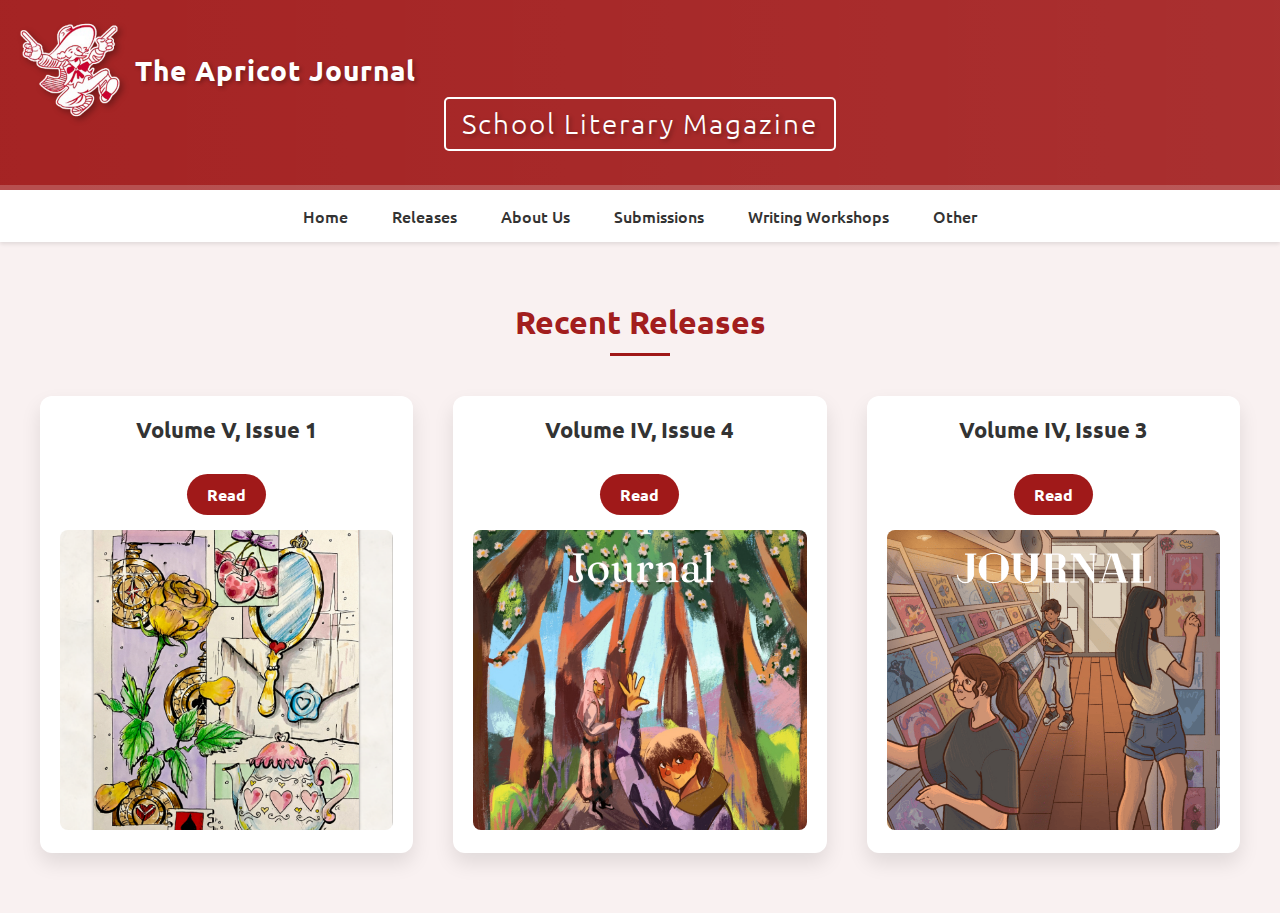
<file: index.html>
<!DOCTYPE html>
<html lang="en">
<head>
    <meta charset="UTF-8">
    <meta name="viewport" content="width=device-width, initial-scale=1.0">
    <title>The Apricot Journal - School Literary Magazine</title>
    <link href="https://fonts.googleapis.com/css2?family=Ubuntu:wght@300;400;700&display=swap" rel="stylesheet">
    <style>
        body {
            font-family: 'Ubuntu', sans-serif;
            margin: 0;
            padding: 0;
            background-color: #f9f1f1;
            color: #333;
        }
        header {
            background-color: rgba(150, 0, 0, 0.9);
            padding: 20px;
            position: relative;
            height: 150px;
            overflow: hidden;
        }
        .header-bg {
            position: absolute;
            top: 0;
            left: 0;
            right: 0;
            bottom: 0;
            background: linear-gradient(to right, rgba(255,255,255,0.05), rgba(255,255,255,0.1));
        }
        .logo-container {
            position: absolute;
            top: 20px;
            left: 20px;
            display: flex;
            align-items: center;
            z-index: 10;
        }
        .logo {
            width: 100px;
            height: auto;
            margin-right: 15px;
            filter: drop-shadow(3px 3px 3px rgba(0,0,0,0.3));
            transition: transform 0.3s ease;
        }
        .logo:hover {
            transform: scale(1.1) rotate(5deg);
        }
        .journal-name {
            font-weight: bold;
            color: #fff;
            font-size: 28px;
            text-shadow: 2px 2px 4px rgba(0,0,0,0.3);
            letter-spacing: 1px;
        }
        h1 {
            position: absolute;
            top: 65%;
            left: 50%;
            transform: translate(-50%, -50%);
            margin: 0;
            color: #fff;
            font-size: 28px;
            font-weight: 300;
            width: auto;
            text-align: center;
            letter-spacing: 2px;
            text-shadow: 2px 2px 4px rgba(0,0,0,0.3);
            padding: 8px 16px;
            border: 2px solid #fff;
            border-radius: 5px;
        }
        .header-accent {
            position: absolute;
            bottom: 0;
            left: 0;
            right: 0;
            height: 5px;
            background-color: rgba(255,255,255,0.2);
        }
        nav {
            background-color: #fff;
            padding: 15px 0;
            text-align: center;
            box-shadow: 0 2px 4px rgba(0, 0, 0, 0.1);
        }
        nav a {
            color: #333;
            text-decoration: none;
            padding: 8px 15px;
            margin: 0 5px;
            border-radius: 25px;
            transition: all 0.3s ease;
            font-weight: 500;
        }
        nav a:hover {
            background-color: rgba(150, 0, 0, 0.1);
            color: rgba(150, 0, 0, 0.9);
        }
        .recent-releases {
            max-width: 1200px;
            margin: 60px auto;
            padding: 0 20px;
        }
        .recent-releases h2 {
            text-align: center;
            color: rgba(150, 0, 0, 0.9);
            margin-bottom: 40px;
            font-size: 32px;
            position: relative;
        }
        .recent-releases h2::after {
            content: '';
            display: block;
            width: 60px;
            height: 3px;
            background-color: rgba(150, 0, 0, 0.9);
            margin: 10px auto 0;
        }
        .releases-grid {
            display: grid;
            grid-template-columns: repeat(auto-fit, minmax(250px, 1fr));
            gap: 40px;
        }
        .release-card {
            background-color: #fff;
            border-radius: 12px;
            box-shadow: 0 10px 20px rgba(0, 0, 0, 0.1);
            padding: 20px;
            transition: all 0.3s ease;
            text-align: center;
        }
        .release-card:hover {
            transform: translateY(-10px);
            box-shadow: 0 15px 30px rgba(0, 0, 0, 0.2);
        }
        .release-card h3 {
            margin: 0 0 15px 0;
            color: #333;
            font-size: 22px;
        }
        .release-card img {
            width: 100%;
            height: 300px;
            object-fit: cover;
            border-radius: 8px;
            margin-top: 15px;
        }
        .release-card a {
            display: inline-block;
            color: #fff;
            background-color: rgba(150, 0, 0, 0.9);
            text-decoration: none;
            font-weight: bold;
            padding: 10px 20px;
            border-radius: 25px;
            transition: all 0.3s ease;
            margin-top: 15px;
        }
        .release-card a:hover {
            background-color: rgba(120, 0, 0, 0.9);
            transform: translateY(-2px);
            box-shadow: 0 5px 10px rgba(0, 0, 0, 0.1);
        }
    </style>
</head>
<body>
    <header>
        <div class="header-bg"></div>
        <div class="logo-container">
            <img src="images/logo_template_300.png" alt="The Apricot Journal Logo" class="logo">
            <div class="journal-name">The Apricot Journal</div>
        </div>
        <h1>School Literary Magazine</h1>
        <div class="header-accent"></div>
    </header>
    <nav>
        <a href="index.html">Home</a>
        <a href="releases.html">Releases</a>
        <a href="about.html">About Us</a>
        <a href="submissions.html">Submissions</a>
        <a href="workshops.html">Writing Workshops</a>
        <a href="other.html">Other</a>
    </nav>
    
    <section class="recent-releases">
        <h2>Recent Releases</h2>
        <div class="releases-grid">
            <div class="release-card">
                <h3>Volume V, Issue 1</h3>
                <a href="https://drive.google.com/file/d/1FZ1e9ZDQQpainiZhifBf5ExaiaNAfg_W/view" target="_blank">Read</a>
                <img src="images/image_2024-12-20_220117828 (2).png" alt="Volume V Issue 1 Cover">
            </div>
            <div class="release-card">
                <h3>Volume IV, Issue 4</h3>
                <a href="https://drive.google.com/file/d/1A3wqsPOHMmUcZW0WS196MXoW7quNb_ID/view" target="_blank">Read</a>
                <img src="images/image_2024-09-09_172631714.png" alt="Volume IV Issue 4 Cover">
            </div>
            <div class="release-card">
                <h3>Volume IV, Issue 3</h3>
                <a href="https://drive.google.com/file/d/1AFEkGtbjT0rX2FRwNlB3pXzUB2MWFZQo/view" target="_blank">Read</a>
                <img src="images/image_2024-09-09_173825519.png" alt="Volume IV Issue 3 Cover">
            </div>
        </div>
    </section>
</body>
</html>
</file>
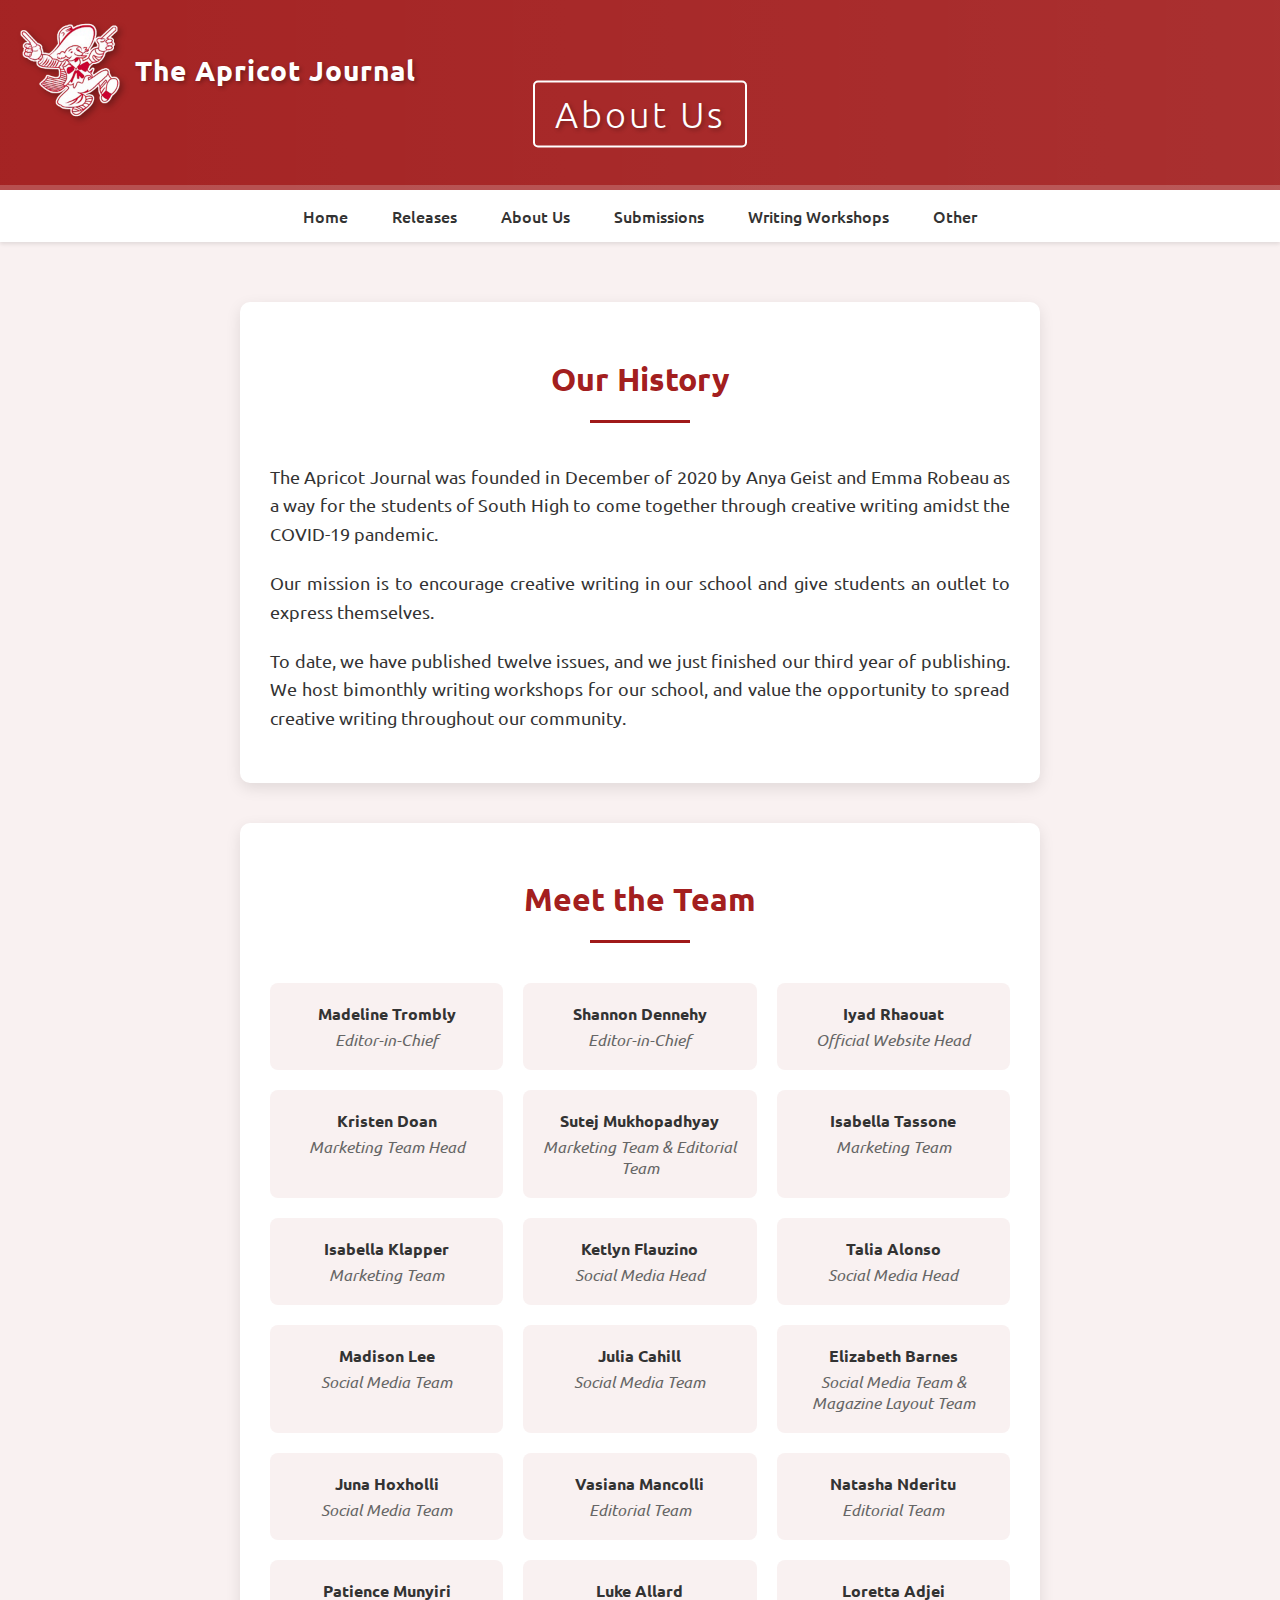
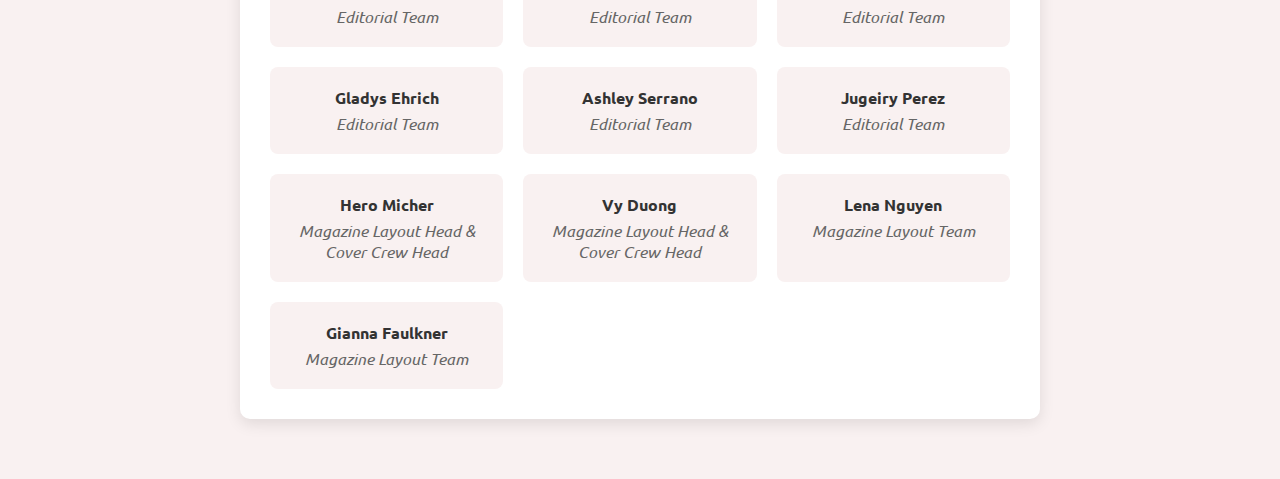
<file: about.html>
<!DOCTYPE html>
<html lang="en">
<head>
    <meta charset="UTF-8">
    <meta name="viewport" content="width=device-width, initial-scale=1.0">
    <title>About Us - The Apricot Journal</title>
    <link href="https://fonts.googleapis.com/css2?family=Ubuntu:wght@300;400;700&display=swap" rel="stylesheet">
    <style>
        body {
            font-family: 'Ubuntu', sans-serif;
            margin: 0;
            padding: 0;
            background-color: #f9f1f1;
            color: #333;
        }
        header {
            background-color: rgba(150, 0, 0, 0.9);
            padding: 20px;
            position: relative;
            height: 150px;
            overflow: hidden;
        }
        .header-bg {
            position: absolute;
            top: 0;
            left: 0;
            right: 0;
            bottom: 0;
            background: linear-gradient(to right, rgba(255,255,255,0.05), rgba(255,255,255,0.1));
        }
        .logo-container {
            position: absolute;
            top: 20px;
            left: 20px;
            display: flex;
            align-items: center;
            z-index: 10;
        }
        .logo {
            width: 100px;
            height: auto;
            margin-right: 15px;
            filter: drop-shadow(3px 3px 3px rgba(0,0,0,0.3));
            transition: transform 0.3s ease;
        }
        .logo:hover {
            transform: scale(1.1) rotate(5deg);
        }
        .journal-name {
            font-weight: bold;
            color: #fff;
            font-size: 28px;
            text-shadow: 2px 2px 4px rgba(0,0,0,0.3);
            letter-spacing: 1px;
        }
        h1 {
            position: absolute;
            top: 60%;
            left: 50%;
            transform: translate(-50%, -50%);
            margin: 0;
            color: #fff;
            font-size: 36px;
            font-weight: 300;
            width: auto;
            text-align: center;
            letter-spacing: 3px;
            text-shadow: 2px 2px 4px rgba(0,0,0,0.3);
            padding: 10px 20px;
            border: 2px solid #fff;
            border-radius: 5px;
        }
        .header-accent {
            position: absolute;
            bottom: 0;
            left: 0;
            right: 0;
            height: 5px;
            background-color: rgba(255,255,255,0.2);
        }
        nav {
            background-color: #fff;
            padding: 15px 0;
            text-align: center;
            box-shadow: 0 2px 4px rgba(0, 0, 0, 0.1);
        }
        nav a {
            color: #333;
            text-decoration: none;
            padding: 8px 15px;
            margin: 0 5px;
            border-radius: 25px;
            transition: all 0.3s ease;
            font-weight: 500;
        }
        nav a:hover {
            background-color: rgba(150, 0, 0, 0.1);
            color: rgba(150, 0, 0, 0.9);
        }
        .about-content {
            max-width: 800px;
            margin: 60px auto;
            padding: 0 20px;
        }
        .about-content h2 {
            color: rgba(150, 0, 0, 0.9);
            font-size: 32px;
            text-align: center;
            margin-bottom: 40px;
            position: relative;
        }
        .about-content h2::after {
            content: '';
            display: block;
            width: 100px;
            height: 3px;
            background-color: rgba(150, 0, 0, 0.9);
            margin: 20px auto 0;
        }
        .about-content p {
            font-size: 18px;
            line-height: 1.6;
            margin-bottom: 20px;
            text-align: justify;
        }
        .history-section, .staff-section {
            background-color: #fff;
            border-radius: 10px;
            padding: 30px;
            box-shadow: 0 5px 15px rgba(0, 0, 0, 0.1);
            margin-bottom: 40px;
        }
        .staff-grid {
            display: grid;
            grid-template-columns: repeat(auto-fit, minmax(200px, 1fr));
            gap: 20px;
            margin-top: 30px;
        }
        .staff-member {
            text-align: center;
            padding: 20px;
            background-color: #f9f1f1;
            border-radius: 8px;
            transition: transform 0.3s ease;
        }
        .staff-member:hover {
            transform: translateY(-5px);
        }
        .staff-name {
            font-weight: bold;
            margin-bottom: 5px;
        }
        .staff-role {
            font-style: italic;
            color: #666;
        }
    </style>
</head>
<body>
    <header>
        <div class="header-bg"></div>
        <div class="logo-container">
            <img src="images/logo_template_300.png" alt="The Apricot Journal Logo" class="logo">
            <div class="journal-name">The Apricot Journal</div>
        </div>
        <h1>About Us</h1>
        <div class="header-accent"></div>
    </header>
    <nav>
        <a href="index.html">Home</a>
        <a href="releases.html">Releases</a>
        <a href="about.html">About Us</a>
        <a href="submissions.html">Submissions</a>
        <a href="workshops.html">Writing Workshops</a>
        <a href="other.html">Other</a>
    </nav>
    
    <section class="about-content">
        <div class="history-section">
            <h2>Our History</h2>
            <p>The Apricot Journal was founded in December of 2020 by Anya Geist and Emma Robeau as a way for the students of South High to come together through creative writing amidst the COVID-19 pandemic.</p>
            <p>Our mission is to encourage creative writing in our school and give students an outlet to express themselves.</p>
            <p>To date, we have published twelve issues, and we just finished our third year of publishing. We host bimonthly writing workshops for our school, and value the opportunity to spread creative writing throughout our community.</p>
        </div>
        
        <div class="staff-section">
            <h2>Meet the Team</h2>
            <div class="staff-grid">
                <div class="staff-member">
                    <div class="staff-name">Madeline Trombly</div>
                    <div class="staff-role">Editor-in-Chief</div>
                </div>
                <div class="staff-member">
                    <div class="staff-name">Shannon Dennehy</div>
                    <div class="staff-role">Editor-in-Chief</div>
                </div>
                <div class="staff-member">
                    <div class="staff-name">Iyad Rhaouat</div>
                    <div class="staff-role">Official Website Head</div>
                </div>
                <div class="staff-member">
                    <div class="staff-name">Kristen Doan</div>
                    <div class="staff-role">Marketing Team Head</div>
                </div>
                <div class="staff-member">
                    <div class="staff-name">Sutej Mukhopadhyay</div>
                    <div class="staff-role">Marketing Team & Editorial Team</div>
                </div>
                <div class="staff-member">
                    <div class="staff-name">Isabella Tassone</div>
                    <div class="staff-role">Marketing Team</div>
                </div>
                <div class="staff-member">
                    <div class="staff-name">Isabella Klapper</div>
                    <div class="staff-role">Marketing Team</div>
                </div>
                <div class="staff-member">
                    <div class="staff-name">Ketlyn Flauzino</div>
                    <div class="staff-role">Social Media Head</div>
                </div>
                <div class="staff-member">
                    <div class="staff-name">Talia Alonso</div>
                    <div class="staff-role">Social Media Head</div>
                </div>
                <div class="staff-member">
                    <div class="staff-name">Madison Lee</div>
                    <div class="staff-role">Social Media Team</div>
                </div>
                <div class="staff-member">
                    <div class="staff-name">Julia Cahill</div>
                    <div class="staff-role">Social Media Team</div>
                </div>
                <div class="staff-member">
                    <div class="staff-name">Elizabeth Barnes</div>
                    <div class="staff-role">Social Media Team & Magazine Layout Team</div>
                </div>
                <div class="staff-member">
                    <div class="staff-name">Juna Hoxholli</div>
                    <div class="staff-role">Social Media Team</div>
                </div>
                <div class="staff-member">
                    <div class="staff-name">Vasiana Mancolli</div>
                    <div class="staff-role">Editorial Team</div>
                </div>
                <div class="staff-member">
                    <div class="staff-name">Natasha Nderitu</div>
                    <div class="staff-role">Editorial Team</div>
                </div>
                <div class="staff-member">
                    <div class="staff-name">Patience Munyiri</div>
                    <div class="staff-role">Editorial Team</div>
                </div>
                <div class="staff-member">
                    <div class="staff-name">Luke Allard</div>
                    <div class="staff-role">Editorial Team</div>
                </div>
                <div class="staff-member">
                    <div class="staff-name">Loretta Adjei</div>
                    <div class="staff-role">Editorial Team</div>
                </div>
                <div class="staff-member">
                    <div class="staff-name">Gladys Ehrich</div>
                    <div class="staff-role">Editorial Team</div>
                </div>
                <div class="staff-member">
                    <div class="staff-name">Ashley Serrano</div>
                    <div class="staff-role">Editorial Team</div>
                </div>
                <div class="staff-member">
                    <div class="staff-name">Jugeiry Perez</div>
                    <div class="staff-role">Editorial Team</div>
                </div>
                <div class="staff-member">
                    <div class="staff-name">Hero Micher</div>
                    <div class="staff-role">Magazine Layout Head & Cover Crew Head</div>
                </div>
                <div class="staff-member">
                    <div class="staff-name">Vy Duong</div>
                    <div class="staff-role">Magazine Layout Head & Cover Crew Head</div>
                </div>
                <div class="staff-member">
                    <div class="staff-name">Lena Nguyen</div>
                    <div class="staff-role">Magazine Layout Team</div>
                </div>
                <div class="staff-member">
                    <div class="staff-name">Gianna Faulkner</div>
                    <div class="staff-role">Magazine Layout Team</div>
                </div>
            </div>
        </div>
    </section>
</body>
</html>
</file>
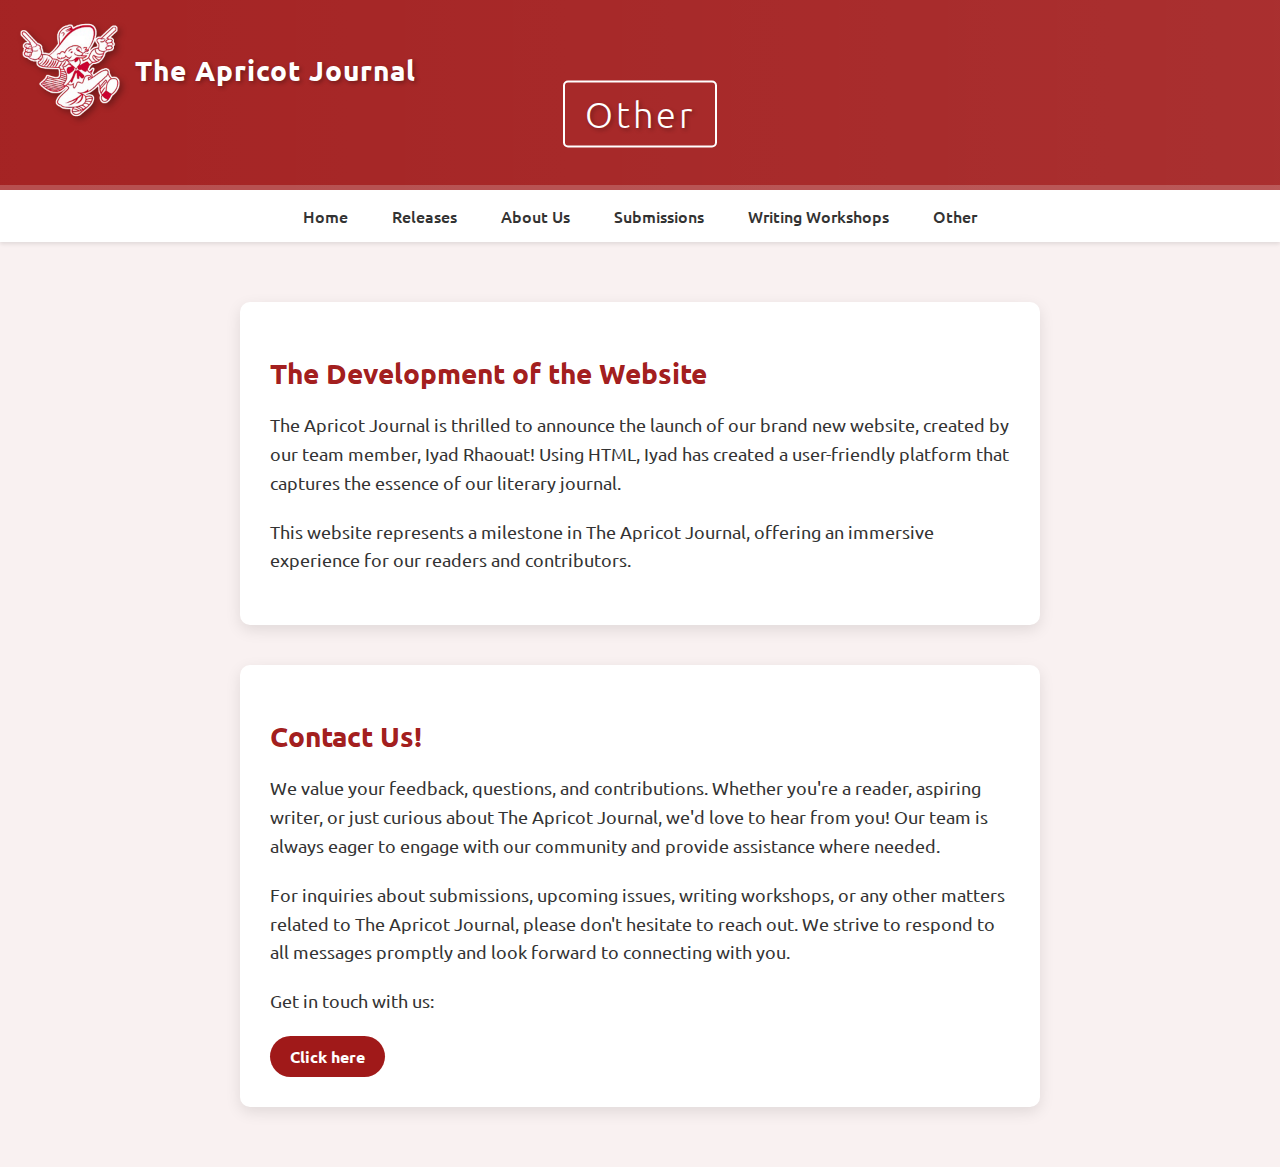
<file: other.html>
<!DOCTYPE html>
<html lang="en">
<head>
    <meta charset="UTF-8">
    <meta name="viewport" content="width=device-width, initial-scale=1.0">
    <title>Other - The Apricot Journal</title>
    <link href="https://fonts.googleapis.com/css2?family=Ubuntu:wght@300;400;700&display=swap" rel="stylesheet">
    <style>
        body {
            font-family: 'Ubuntu', sans-serif;
            margin: 0;
            padding: 0;
            background-color: #f9f1f1;
            color: #333;
        }
        header {
            background-color: rgba(150, 0, 0, 0.9);
            padding: 20px;
            position: relative;
            height: 150px;
            overflow: hidden;
        }
        .header-bg {
            position: absolute;
            top: 0;
            left: 0;
            right: 0;
            bottom: 0;
            background: linear-gradient(to right, rgba(255,255,255,0.05), rgba(255,255,255,0.1));
        }
        .logo-container {
            position: absolute;
            top: 20px;
            left: 20px;
            display: flex;
            align-items: center;
            z-index: 10;
        }
        .logo {
            width: 100px;
            height: auto;
            margin-right: 15px;
            filter: drop-shadow(3px 3px 3px rgba(0,0,0,0.3));
            transition: transform 0.3s ease;
        }
        .logo:hover {
            transform: scale(1.1) rotate(5deg);
        }
        .journal-name {
            font-weight: bold;
            color: #fff;
            font-size: 28px;
            text-shadow: 2px 2px 4px rgba(0,0,0,0.3);
            letter-spacing: 1px;
        }
        h1 {
            position: absolute;
            top: 60%;
            left: 50%;
            transform: translate(-50%, -50%);
            margin: 0;
            color: #fff;
            font-size: 36px;
            font-weight: 300;
            width: auto;
            text-align: center;
            letter-spacing: 3px;
            text-shadow: 2px 2px 4px rgba(0,0,0,0.3);
            padding: 10px 20px;
            border: 2px solid #fff;
            border-radius: 5px;
        }
        .header-accent {
            position: absolute;
            bottom: 0;
            left: 0;
            right: 0;
            height: 5px;
            background-color: rgba(255,255,255,0.2);
        }
        nav {
            background-color: #fff;
            padding: 15px 0;
            text-align: center;
            box-shadow: 0 2px 4px rgba(0, 0, 0, 0.1);
        }
        nav a {
            color: #333;
            text-decoration: none;
            padding: 8px 15px;
            margin: 0 5px;
            border-radius: 25px;
            transition: all 0.3s ease;
            font-weight: 500;
        }
        nav a:hover {
            background-color: rgba(150, 0, 0, 0.1);
            color: rgba(150, 0, 0, 0.9);
        }
        .other-content {
            max-width: 800px;
            margin: 60px auto;
            padding: 0 20px;
        }
        .other-section {
            background-color: #fff;
            border-radius: 10px;
            padding: 30px;
            box-shadow: 0 5px 15px rgba(0, 0, 0, 0.1);
            margin-bottom: 40px;
        }
        .other-section h2 {
            color: rgba(150, 0, 0, 0.9);
            font-size: 28px;
            margin-bottom: 20px;
        }
        .other-section p {
            font-size: 18px;
            line-height: 1.6;
            margin-bottom: 20px;
        }
        .contact-link {
            display: inline-block;
            background-color: rgba(150, 0, 0, 0.9);
            color: #fff;
            text-decoration: none;
            padding: 10px 20px;
            border-radius: 25px;
            font-weight: bold;
            transition: all 0.3s ease;
        }
        .contact-link:hover {
            background-color: rgba(120, 0, 0, 0.9);
            transform: translateY(-2px);
            box-shadow: 0 5px 10px rgba(0, 0, 0, 0.1);
        }
    </style>
</head>
<body>
    <header>
        <div class="header-bg"></div>
        <div class="logo-container">
            <img src="images/logo_template_300.png" alt="The Apricot Journal Logo" class="logo">
            <div class="journal-name">The Apricot Journal</div>
        </div>
        <h1>Other</h1>
        <div class="header-accent"></div>
    </header>
    <nav>
        <a href="index.html">Home</a>
        <a href="releases.html">Releases</a>
        <a href="about.html">About Us</a>
        <a href="submissions.html">Submissions</a>
        <a href="workshops.html">Writing Workshops</a>
        <a href="other.html">Other</a>
    </nav>
    
    <div class="other-content">
        <section class="other-section">
            <h2>The Development of the Website</h2>
            <p>The Apricot Journal is thrilled to announce the launch of our brand new website, created by our team member, Iyad Rhaouat! Using HTML, Iyad has created a user-friendly platform that  captures the essence of our literary journal.</p>
            <p>This website represents a milestone in The Apricot Journal, offering an immersive experience for our readers and contributors.</p>
        </section>
        
        <section class="other-section">
            <h2>Contact Us!</h2>
            <p>We value your feedback, questions, and contributions. Whether you're a reader, aspiring writer, or just curious about The Apricot Journal, we'd love to hear from you! Our team is always eager to engage with our community and provide assistance where needed.</p>
            <p>For inquiries about submissions, upcoming issues, writing workshops, or any other matters related to The Apricot Journal, please don't hesitate to reach out. We strive to respond to all messages promptly and look forward to connecting with you.</p>
            <p>Get in touch with us:</p>
            <a href="mailto:student.160715@worcesterschools.net" class="contact-link" target="_blank">Click here</a>
        </section>
    </div>
</body>
</html>
</file>
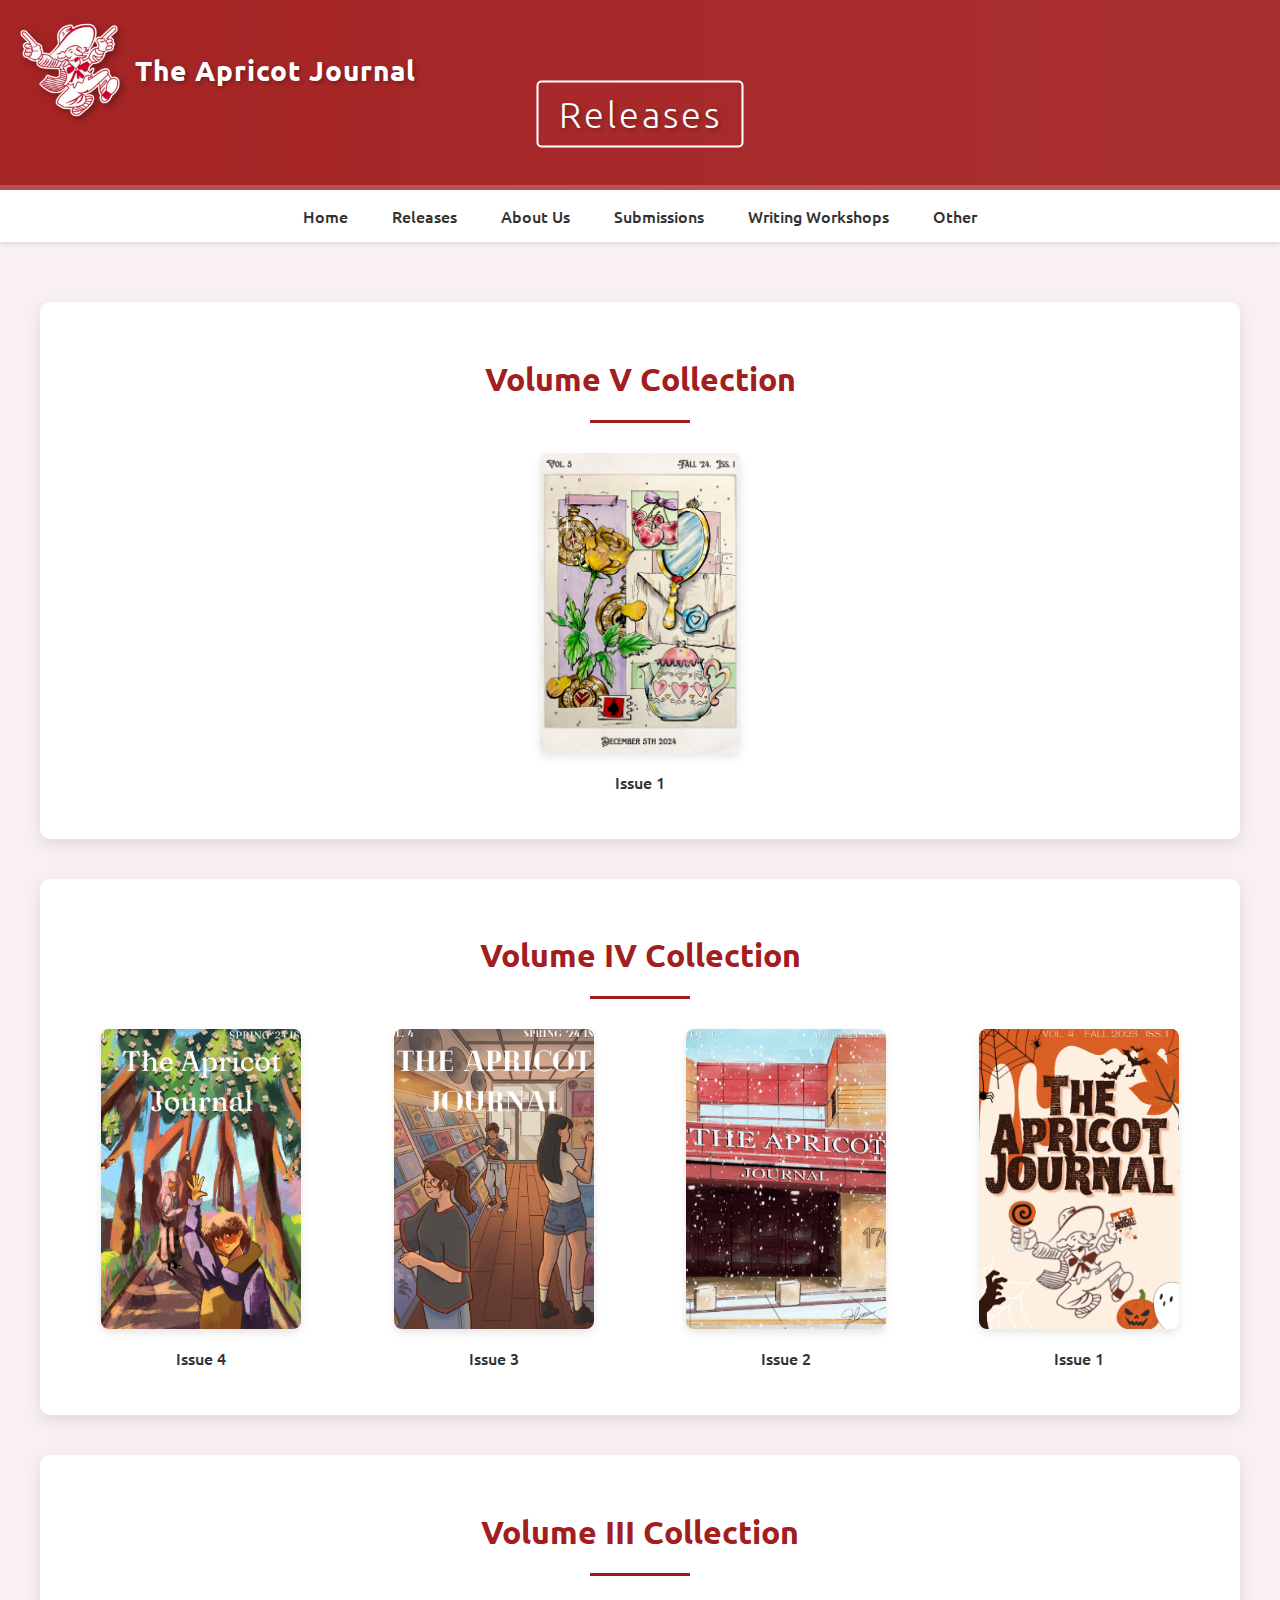
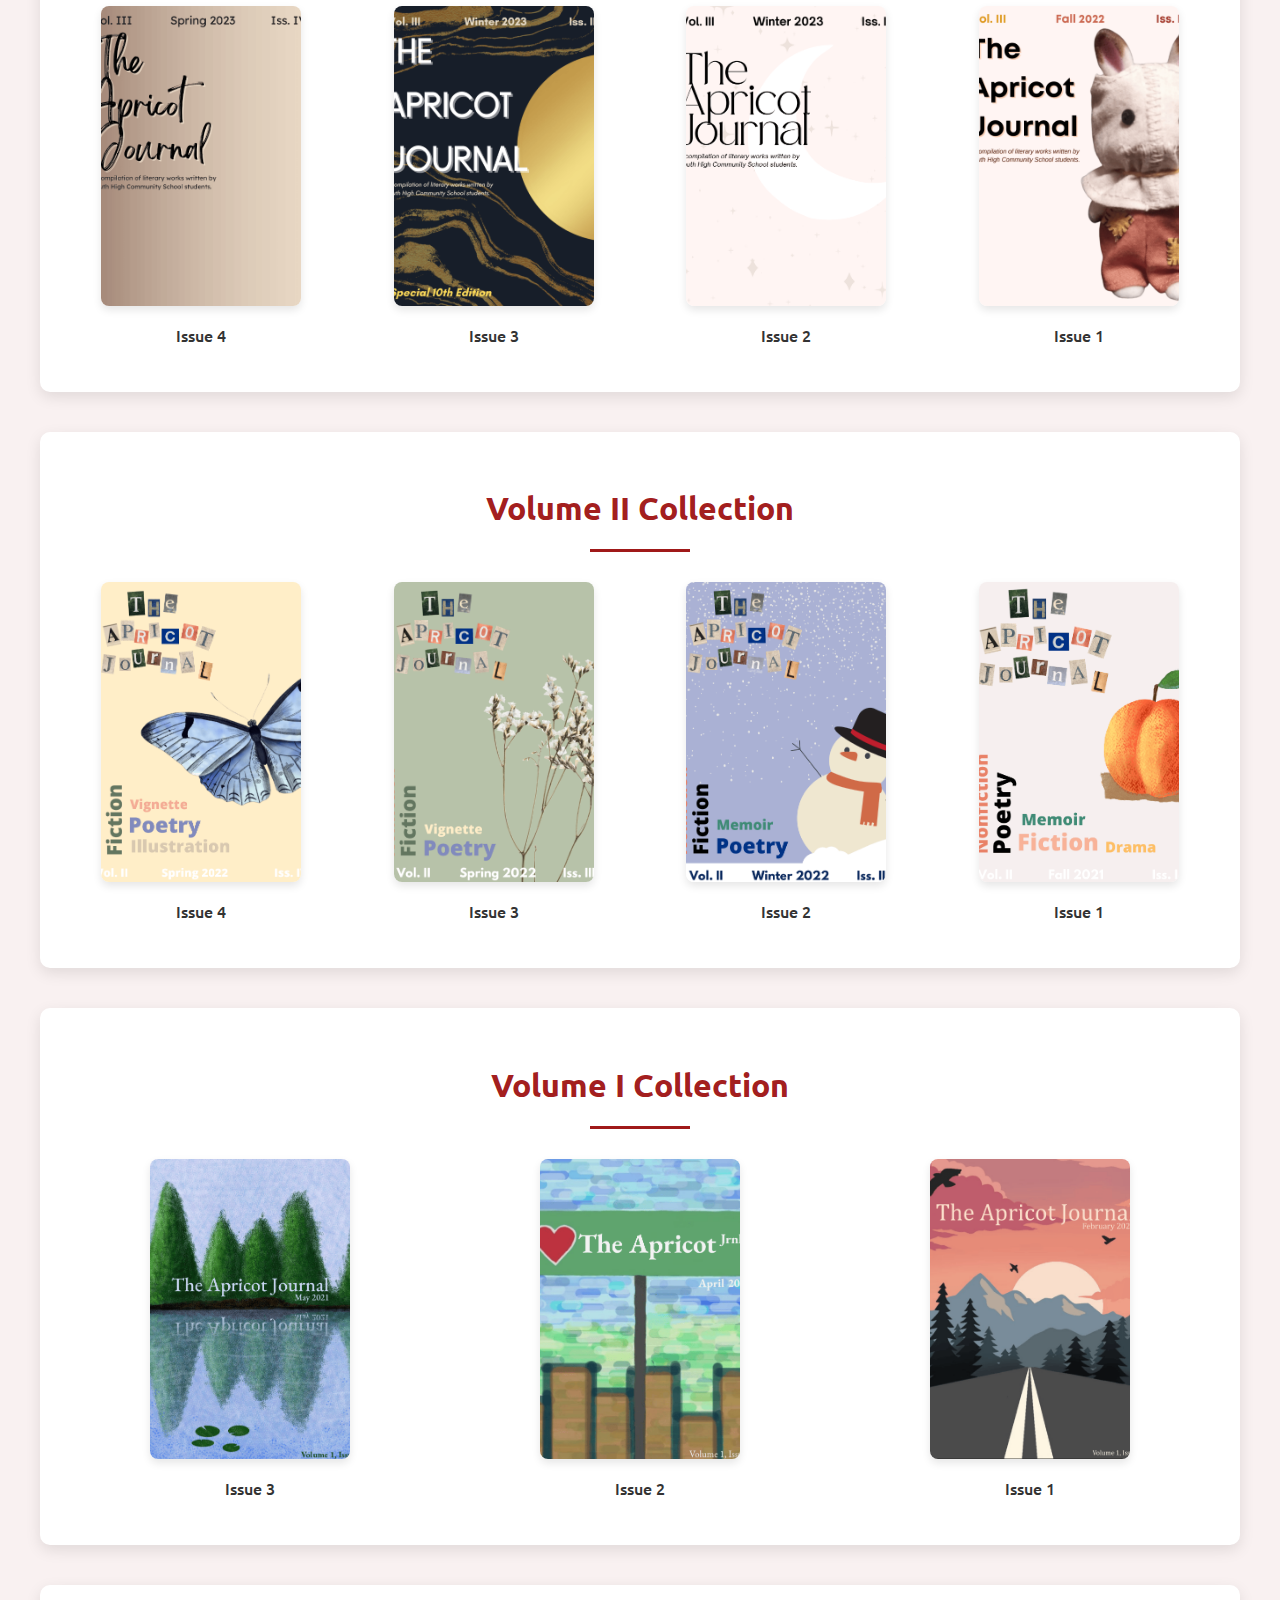
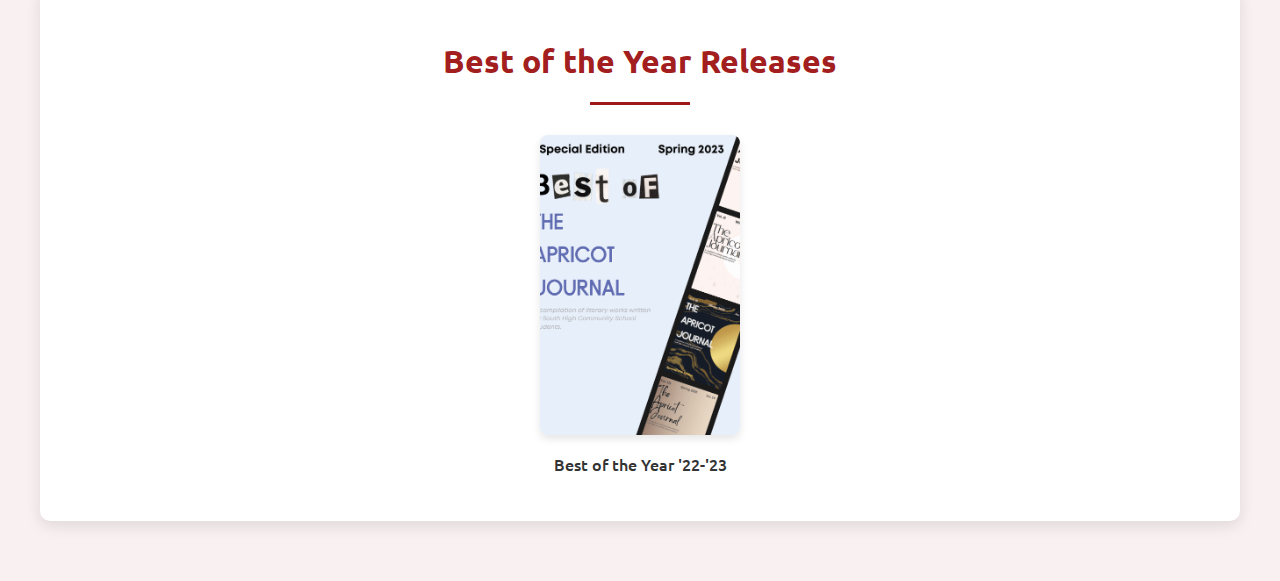
<file: releases.html>
<!DOCTYPE html>
<html lang="en">
<head>
    <meta charset="UTF-8">
    <meta name="viewport" content="width=device-width, initial-scale=1.0">
    <title>Releases - The Apricot Journal</title>
    <link href="https://fonts.googleapis.com/css2?family=Ubuntu:wght@300;400;700&display=swap" rel="stylesheet">
    <style>
        body {
            font-family: 'Ubuntu', sans-serif;
            margin: 0;
            padding: 0;
            background-color: #f9f1f1;
            color: #333;
        }
        header {
            background-color: rgba(150, 0, 0, 0.9);
            padding: 20px;
            position: relative;
            height: 150px;
            overflow: hidden;
        }
        .header-bg {
            position: absolute;
            top: 0;
            left: 0;
            right: 0;
            bottom: 0;
            background: linear-gradient(to right, rgba(255,255,255,0.05), rgba(255,255,255,0.1));
        }
        .logo-container {
            position: absolute;
            top: 20px;
            left: 20px;
            display: flex;
            align-items: center;
            z-index: 10;
        }
        .logo {
            width: 100px;
            height: auto;
            margin-right: 15px;
            filter: drop-shadow(3px 3px 3px rgba(0,0,0,0.3));
            transition: transform 0.3s ease;
        }
        .logo:hover {
            transform: scale(1.1) rotate(5deg);
        }
        .journal-name {
            font-weight: bold;
            color: #fff;
            font-size: 28px;
            text-shadow: 2px 2px 4px rgba(0,0,0,0.3);
            letter-spacing: 1px;
        }
        h1 {
            position: absolute;
            top: 60%;
            left: 50%;
            transform: translate(-50%, -50%);
            margin: 0;
            color: #fff;
            font-size: 36px;
            font-weight: 300;
            width: auto;
            text-align: center;
            letter-spacing: 3px;
            text-shadow: 2px 2px 4px rgba(0,0,0,0.3);
            padding: 10px 20px;
            border: 2px solid #fff;
            border-radius: 5px;
        }
        .header-accent {
            position: absolute;
            bottom: 0;
            left: 0;
            right: 0;
            height: 5px;
            background-color: rgba(255,255,255,0.2);
        }
        nav {
            background-color: #fff;
            padding: 15px 0;
            text-align: center;
            box-shadow: 0 2px 4px rgba(0, 0, 0, 0.1);
        }
        nav a {
            color: #333;
            text-decoration: none;
            padding: 8px 15px;
            margin: 0 5px;
            border-radius: 25px;
            transition: all 0.3s ease;
            font-weight: 500;
        }
        nav a:hover {
            background-color: rgba(150, 0, 0, 0.1);
            color: rgba(150, 0, 0, 0.9);
        }
        .releases-content {
            max-width: 1200px;
            margin: 60px auto;
            padding: 0 20px;
        }
        .release-section {
            background-color: #fff;
            border-radius: 10px;
            padding: 30px;
            box-shadow: 0 5px 15px rgba(0, 0, 0, 0.1);
            margin-bottom: 40px;
        }
        .release-section h2 {
            color: rgba(150, 0, 0, 0.9);
            font-size: 32px;
            margin-bottom: 30px;
            text-align: center;
            position: relative;
        }
        .release-section h2::after {
            content: '';
            display: block;
            width: 100px;
            height: 3px;
            background-color: rgba(150, 0, 0, 0.9);
            margin: 20px auto 0;
        }
        .release-grid {
            display: grid;
            grid-template-columns: repeat(auto-fit, minmax(200px, 1fr));
            gap: 30px;
            justify-items: center;
        }
        .release-item {
            text-align: center;
            transition: transform 0.3s ease;
        }
        .release-item:hover {
            transform: translateY(-5px);
        }
        .release-item img {
            width: 200px;
            height: 300px;
            object-fit: cover;
            border-radius: 8px;
            box-shadow: 0 4px 8px rgba(0, 0, 0, 0.1);
        }
        .release-item p {
            margin-top: 15px;
            font-weight: 500;
            color: #333;
            font-size: 16px;
        }
        @media (max-width: 768px) {
            .release-grid {
                grid-template-columns: repeat(auto-fit, minmax(150px, 1fr));
                gap: 20px;
            }
            .release-item img {
                width: 150px;
                height: 225px;
            }
        }
    </style>
</head>
<body>
    <header>
        <div class="header-bg"></div>
        <div class="logo-container">
            <img src="images/logo_template_300.png" alt="The Apricot Journal Logo" class="logo">
            <div class="journal-name">The Apricot Journal</div>
        </div>
        <h1>Releases</h1>
        <div class="header-accent"></div>
    </header>
    <nav>
        <a href="index.html">Home</a>
        <a href="releases.html">Releases</a>
        <a href="about.html">About Us</a>
        <a href="submissions.html">Submissions</a>
        <a href="workshops.html">Writing Workshops</a>
        <a href="other.html">Other</a>
    </nav>
    
    <div class="releases-content">
        <section class="release-section">
            <h2>Volume V Collection</h2>
            <div class="release-grid">
                <div class="release-item">
                    <a href="https://drive.google.com/file/d/1FZ1e9ZDQQpainiZhifBf5ExaiaNAfg_W/view" target="_blank">
                        <img src="images/image_2024-12-20_220117828 (2).png" alt="Volume V Issue 1 Cover">
                    </a>
                    <p>Issue 1</p>
                </div>
            </div>
        </section>

        <section class="release-section">
            <h2>Volume IV Collection</h2>
            <div class="release-grid">
                <div class="release-item">
                    <a href="https://drive.google.com/file/d/1E62Egfa4FFLFqmJSJILjRxsqA5XVHLeD/view" target="_blank">
                        <img src="images/image_2024-09-09_172631714.png" alt="Volume IV Issue 4 Cover">
                    </a>
                    <p>Issue 4</p>
                </div>
                <div class="release-item">
                    <a href="https://drive.google.com/file/d/1AFEkGtbjT0rX2FRwNlB3pXzUB2MWFZQo/view" target="_blank">
                        <img src="images/image_2024-09-09_173825519.png" alt="Volume IV Issue 3 Cover">
                    </a>
                    <p>Issue 3</p>
                </div>
                <div class="release-item">
                    <a href="https://drive.google.com/file/d/1c-VbTyvnEJs_oGmEAicCyKN9KSUOPNO9/view" target="_blank">
                        <img src="images/image_2024-09-09_173907609.png" alt="Volume IV Issue 2 Cover">
                    </a>
                    <p>Issue 2</p>
                </div>
                <div class="release-item">
                    <a href="https://drive.google.com/file/d/1BAiIj3h2AsrWkqwKG7yQvh4p-EGMeUIp/view" target="_blank">
                        <img src="images/image_2024-09-09_173919109.png" alt="Volume IV Issue 1 Cover">
                    </a>
                    <p>Issue 1</p>
                </div>
            </div>
        </section>

        <section class="release-section">
            <h2>Volume III Collection</h2>
            <div class="release-grid">
                <div class="release-item">
                    <a href="https://drive.google.com/file/d/1xT90uU1OEOuAmOoqC6ejVrnkbH_SNTfr/view" target="_blank">
                        <img src="images/image_2024-09-09_174223224.png" alt="Volume III Issue 4 Cover">
                    </a>
                    <p>Issue 4</p>
                </div>
                <div class="release-item">
                    <a href="https://drive.google.com/file/d/1BOkmDQWphZW7J148FXXyxMCUJkpOibRk/view" target="_blank">
                        <img src="images/image_2024-09-09_174235901.png" alt="Volume III Issue 3 Cover">
                    </a>
                    <p>Issue 3</p>
                </div>
                <div class="release-item">
                    <a href="https://drive.google.com/file/d/1FvGpGPKXelsxxRPvWvrzWewK15P8xEa1/view" target="_blank">
                        <img src="images/image_2024-09-09_174249267.png" alt="Volume III Issue 2 Cover">
                    </a>
                    <p>Issue 2</p>
                </div>
                <div class="release-item">
                    <a href="https://drive.google.com/file/d/1k9f1fsufuithIskisVLLLeK6lzSa3SsJ/view" target="_blank">
                        <img src="images/image_2024-09-09_174457096.png" alt="Volume III Issue 1 Cover">
                    </a>
                    <p>Issue 1</p>
                </div>
            </div>
        </section>

        <section class="release-section">
            <h2>Volume II Collection</h2>
            <div class="release-grid">
                <div class="release-item">
                    <a href="https://drive.google.com/file/d/1HwL5QCoI5tmUncXXmVZXrE3zCw09nrV-/view" target="_blank">
                        <img src="images/image_2024-09-09_174529940.png" alt="Volume II Issue 4 Cover">
                    </a>
                    <p>Issue 4</p>
                </div>
                <div class="release-item">
                    <a href="https://drive.google.com/file/d/16A-pQW2ami3AgLvjzVQ7ie34OzSmRLd_/view" target="_blank">
                        <img src="images/image_2024-09-09_174543580.png" alt="Volume II Issue 3 Cover">
                    </a>
                    <p>Issue 3</p>
                </div>
                <div class="release-item">
                    <a href="https://drive.google.com/file/d/1AGnP9cosnm1fNfIVoZs2oPMulMmw8453/view" target="_blank">
                        <img src="images/image_2024-09-09_174915743.png" alt="Volume II Issue 2 Cover">
                    </a>
                    <p>Issue 2</p>
                </div>
                <div class="release-item">
                    <a href="https://drive.google.com/file/d/1RUbD97SqmFFIlF3ItMJpE5SxWCrpJAy-/view" target="_blank">
                        <img src="images/image_2024-09-09_174946064.png" alt="Volume II Issue 1 Cover">
                    </a>
                    <p>Issue 1</p>
                </div>
            </div>
        </section>

        <section class="release-section">
            <h2>Volume I Collection</h2>
            <div class="release-grid">
                <div class="release-item">
                    <a href="https://drive.google.com/file/d/1TdCZ-dq9gbsbNmwdpYyvmjsafzuMb44u/view" target="_blank">
                        <img src="images/image_2024-09-09_175201363.png" alt="Volume I Issue 3 Cover">
                    </a>
                    <p>Issue 3</p>
                </div>
                <div class="release-item">
                    <a href="https://drive.google.com/file/d/1nwUl8p8jctLLyonGFUhGyFXlnl4orW2U/view" target="_blank">
                        <img src="images/image_2024-09-09_175318006.png" alt="Volume I Issue 2 Cover">
                    </a>
                    <p>Issue 2</p>
                </div>
                <div class="release-item">
                    <a href="https://drive.google.com/file/d/1dp18-l8AyGI9FoVmiFDibk2ocadevl5g/view" target="_blank">
                        <img src="images/image_2024-09-09_175335881.png" alt="Volume I Issue 1 Cover">
                    </a>
                    <p>Issue 1</p>
                </div>
            </div>
        </section>

        <section class="release-section">
            <h2>Best of the Year Releases</h2>
            <div class="release-grid">
                <div class="release-item">
                    <a href="https://drive.google.com/file/d/1248WTTTELiia4uYEwYv076k5Hyz02JUj/view" target="_blank">
                        <img src="images/image_2024-09-10_145238209.png" alt="Best of the Year 2022-2023 Cover">
                    </a>
                    <p>Best of the Year '22-'23</p>
                </div>
            </div>
        </section>
    </div>
</body>
</html>
</file>
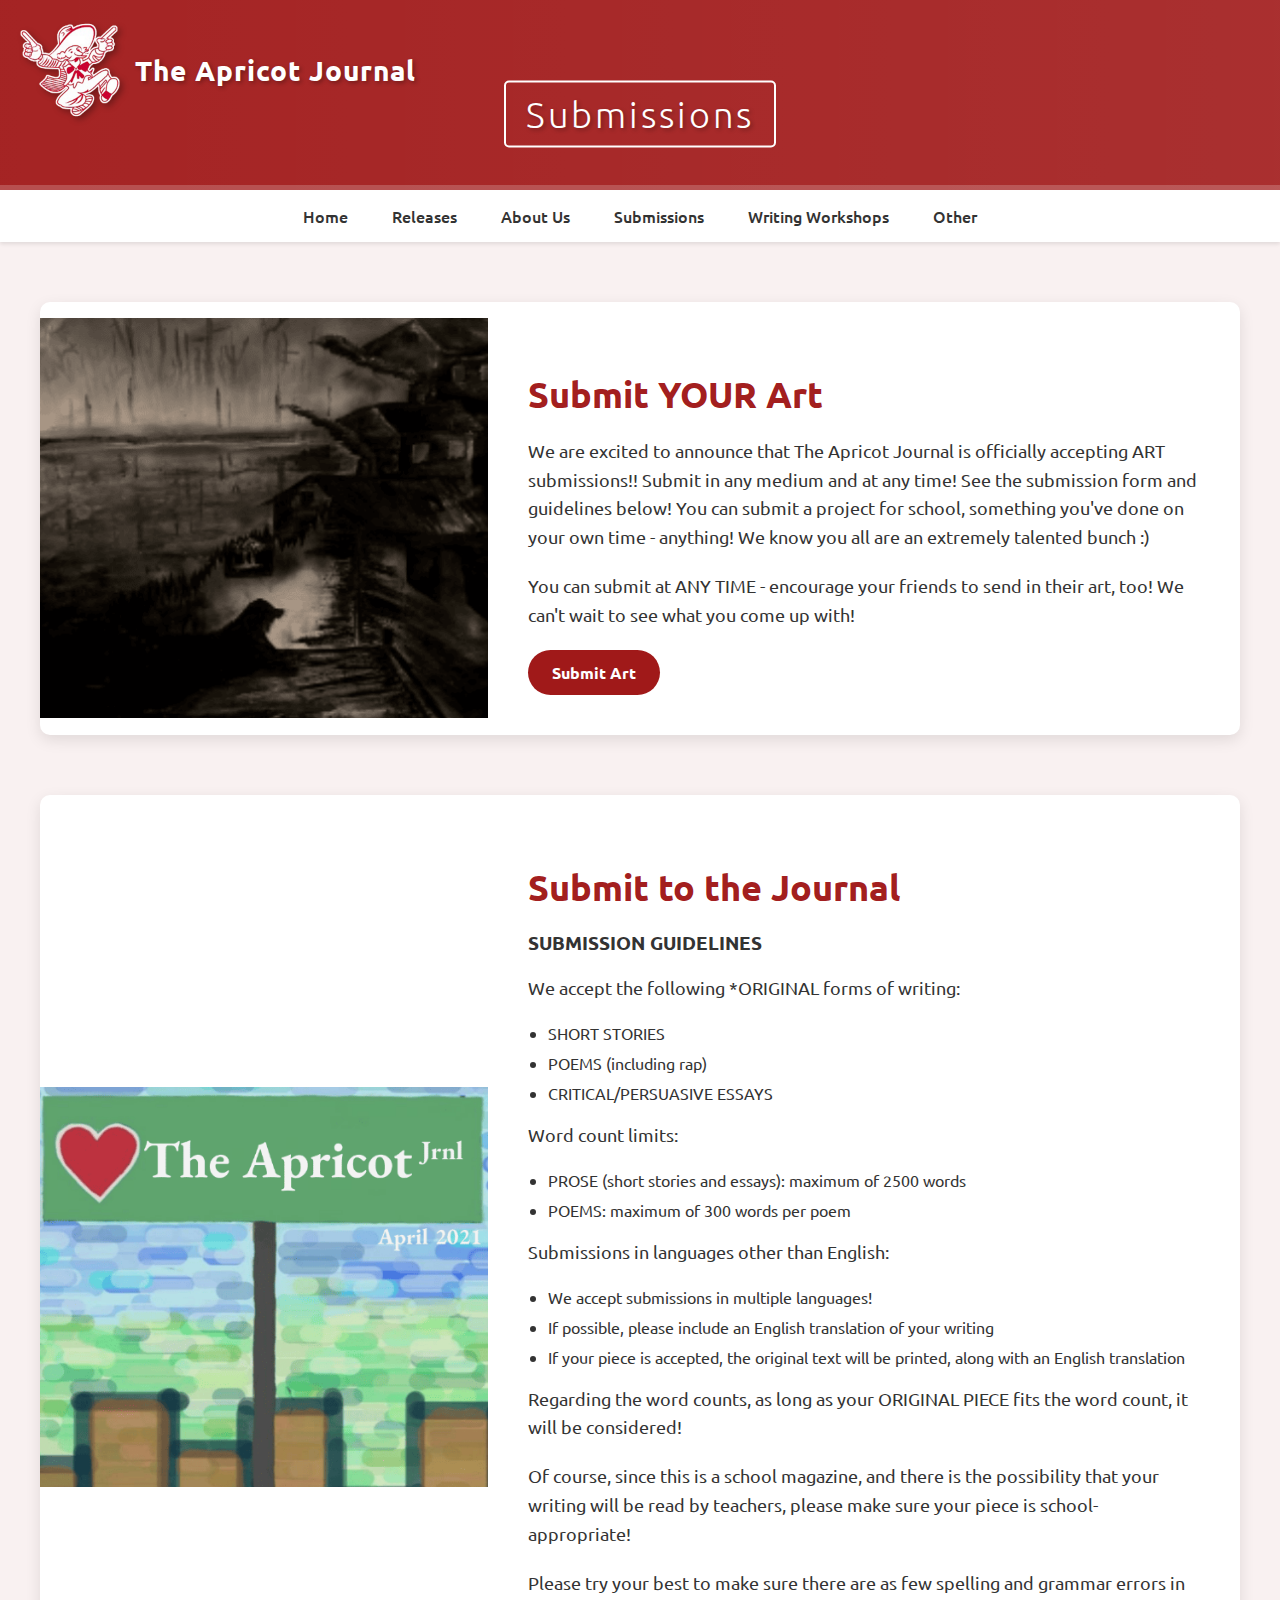
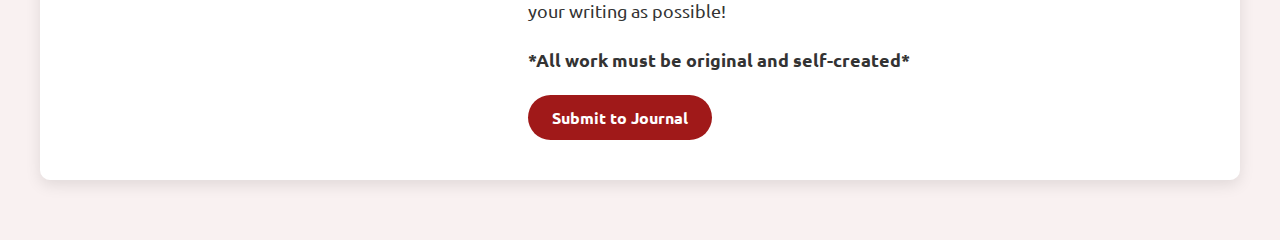
<file: submissions.html>
<!DOCTYPE html>
<html lang="en">
<head>
    <meta charset="UTF-8">
    <meta name="viewport" content="width=device-width, initial-scale=1.0">
    <title>Submissions - The Apricot Journal</title>
    <link href="https://fonts.googleapis.com/css2?family=Ubuntu:wght@300;400;700&display=swap" rel="stylesheet">
    <style>
        body {
            font-family: 'Ubuntu', sans-serif;
            margin: 0;
            padding: 0;
            background-color: #f9f1f1;
            color: #333;
        }
        header {
            background-color: rgba(150, 0, 0, 0.9);
            padding: 20px;
            position: relative;
            height: 150px;
            overflow: hidden;
        }
        .header-bg {
            position: absolute;
            top: 0;
            left: 0;
            right: 0;
            bottom: 0;
            background: linear-gradient(to right, rgba(255,255,255,0.05), rgba(255,255,255,0.1));
        }
        .logo-container {
            position: absolute;
            top: 20px;
            left: 20px;
            display: flex;
            align-items: center;
            z-index: 10;
        }
        .logo {
            width: 100px;
            height: auto;
            margin-right: 15px;
            filter: drop-shadow(3px 3px 3px rgba(0,0,0,0.3));
            transition: transform 0.3s ease;
        }
        .logo:hover {
            transform: scale(1.1) rotate(5deg);
        }
        .journal-name {
            font-weight: bold;
            color: #fff;
            font-size: 28px;
            text-shadow: 2px 2px 4px rgba(0,0,0,0.3);
            letter-spacing: 1px;
        }
        h1 {
            position: absolute;
            top: 60%;
            left: 50%;
            transform: translate(-50%, -50%);
            margin: 0;
            color: #fff;
            font-size: 36px;
            font-weight: 300;
            width: auto;
            text-align: center;
            letter-spacing: 3px;
            text-shadow: 2px 2px 4px rgba(0,0,0,0.3);
            padding: 10px 20px;
            border: 2px solid #fff;
            border-radius: 5px;
        }
        .header-accent {
            position: absolute;
            bottom: 0;
            left: 0;
            right: 0;
            height: 5px;
            background-color: rgba(255,255,255,0.2);
        }
        nav {
            background-color: #fff;
            padding: 15px 0;
            text-align: center;
            box-shadow: 0 2px 4px rgba(0, 0, 0, 0.1);
        }
        nav a {
            color: #333;
            text-decoration: none;
            padding: 8px 15px;
            margin: 0 5px;
            border-radius: 25px;
            transition: all 0.3s ease;
            font-weight: 500;
        }
        nav a:hover {
            background-color: rgba(150, 0, 0, 0.1);
            color: rgba(150, 0, 0, 0.9);
        }
        .submissions-content {
            max-width: 1200px;
            margin: 60px auto;
            padding: 0 20px;
        }
        .submission-section {
            display: flex;
            align-items: center;
            margin-bottom: 60px;
            background-color: #fff;
            border-radius: 10px;
            box-shadow: 0 5px 15px rgba(0, 0, 0, 0.1);
            overflow: hidden;
        }
        .submission-image {
            width: 40%;
            height: 400px;
            background-size: cover;
            background-position: center;
            display: flex;
            align-items: center;
            justify-content: center;
            font-size: 24px;
            color: #666;
        }
        .submission-text {
            width: 60%;
            padding: 40px;
        }
        h2 {
            color: rgba(150, 0, 0, 0.9);
            font-size: 36px;
            margin-bottom: 20px;
        }
        p {
            font-size: 18px;
            line-height: 1.6;
            margin-bottom: 20px;
        }
        .submit-button {
            display: inline-block;
            background-color: rgba(150, 0, 0, 0.9);
            color: #fff;
            text-decoration: none;
            padding: 12px 24px;
            border-radius: 25px;
            font-weight: bold;
            transition: all 0.3s ease;
        }
        .submit-button:hover {
            background-color: rgba(120, 0, 0, 0.9);
            transform: translateY(-2px);
            box-shadow: 0 5px 10px rgba(0, 0, 0, 0.1);
        }
        ul {
            padding-left: 20px;
        }
        li {
            margin-bottom: 10px;
        }
    </style>
</head>
<body>
    <header>
        <div class="header-bg"></div>
        <div class="logo-container">
            <img src="images/logo_template_300.png" alt="The Apricot Journal Logo" class="logo">
            <div class="journal-name">The Apricot Journal</div>
        </div>
        <h1>Submissions</h1>
        <div class="header-accent"></div>
    </header>
    <nav>
        <a href="index.html">Home</a>
        <a href="releases.html">Releases</a>
        <a href="about.html">About Us</a>
        <a href="submissions.html">Submissions</a>
        <a href="workshops.html">Writing Workshops</a>
        <a href="other.html">Other</a>
    </nav>
    
    <div class="submissions-content">
        <div class="submission-section">
            <div class="submission-image" style="background-image: url('images/image_2024-09-09_191643998.png');"></div>
            <div class="submission-text">
                <h2>Submit YOUR Art</h2>
                <p>We are excited to announce that The Apricot Journal is officially accepting ART submissions!! Submit in any medium and at any time! See the submission form and guidelines below! You can submit a project for school, something you've done on your own time - anything! We know you all are an extremely talented bunch :)</p>
                <p>You can submit at ANY TIME - encourage your friends to send in their art, too! We can't wait to see what you come up with!</p>
                <a href="https://docs.google.com/forms/d/e/1FAIpQLSfZODoprnl03wgVSUggmGxTbkDDwno-ITufBiQP28abzs8qQQ/viewform" class="submit-button" target="_blank">Submit Art</a>
            </div>
        </div>
        
        <div class="submission-section">
            <div class="submission-image" style="background-image: url('images/image_2024-09-09_175318006.png');"></div>
            <div class="submission-text">
                <h2>Submit to the Journal</h2>
                <h3>SUBMISSION GUIDELINES</h3>
                <p>We accept the following *ORIGINAL forms of writing:</p>
                <ul>
                    <li>SHORT STORIES</li>
                    <li>POEMS (including rap)</li>
                    <li>CRITICAL/PERSUASIVE ESSAYS</li>
                </ul>
                <p>Word count limits:</p>
                <ul>
                    <li>PROSE (short stories and essays): maximum of 2500 words</li>
                    <li>POEMS: maximum of 300 words per poem</li>
                </ul>
                <p>Submissions in languages other than English:</p>
                <ul>
                    <li>We accept submissions in multiple languages!</li>
                    <li>If possible, please include an English translation of your writing</li>
                    <li>If your piece is accepted, the original text will be printed, along with an English translation</li>
                </ul>
                <p>Regarding the word counts, as long as your ORIGINAL PIECE fits the word count, it will be considered!</p>
                <p>Of course, since this is a school magazine, and there is the possibility that your writing will be read by teachers, please make sure your piece is school-appropriate!</p>
                <p>Please try your best to make sure there are as few spelling and grammar errors in your writing as possible!</p>
                <p><strong>*All work must be original and self-created*</strong></p>
                <a href="https://docs.google.com/forms/d/e/1FAIpQLSfms1E5ZIDOWr6WvQynetfxqVRwZdPunVNqQw74kJ1G0ry_oQ/viewform" class="submit-button" target="_blank">Submit to Journal</a>
            </div>
        </div>
    </div>
</body>
</html>
</file>
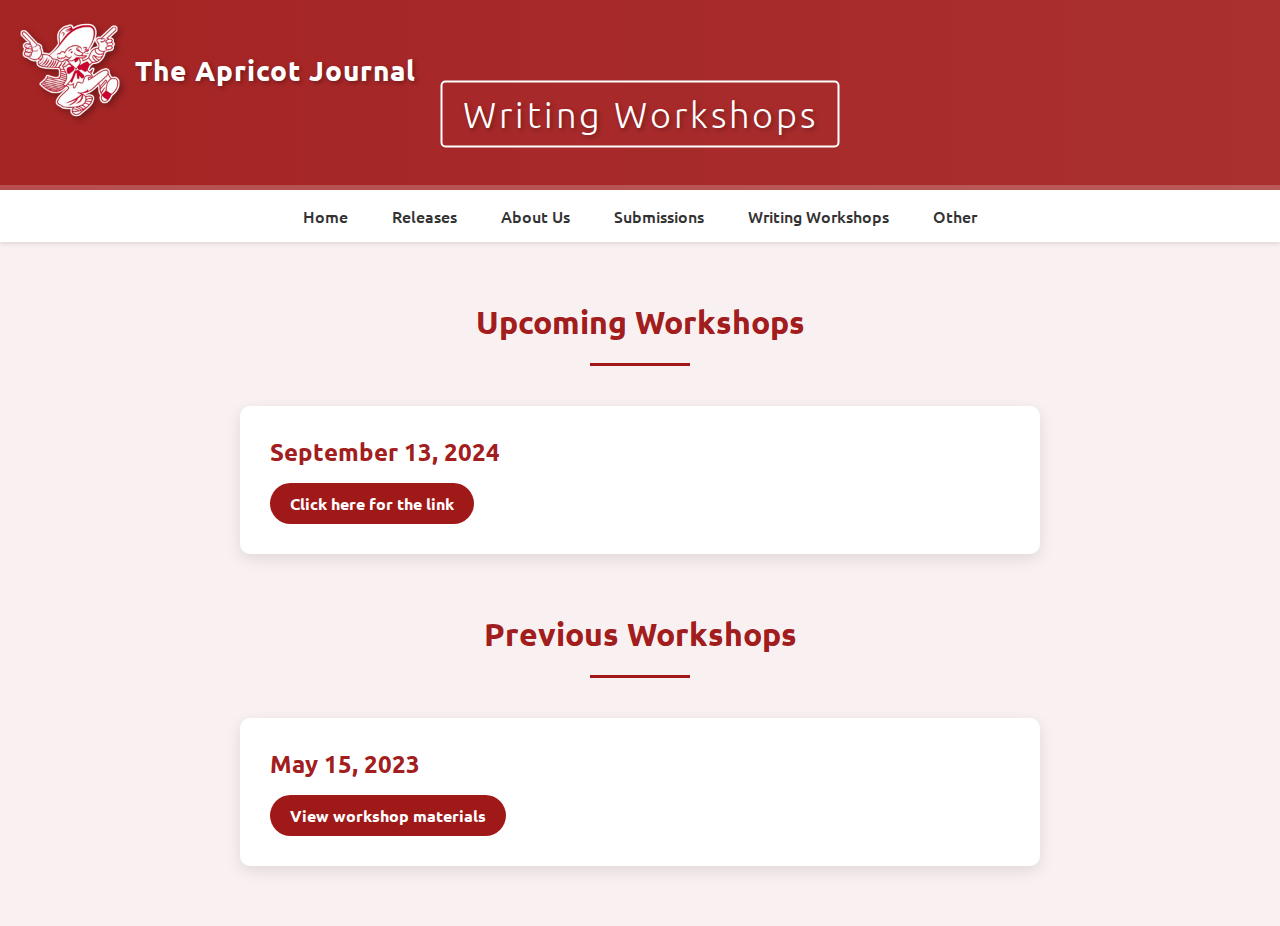
<file: workshops.html>
<!DOCTYPE html>
<html lang="en">
<head>
    <meta charset="UTF-8">
    <meta name="viewport" content="width=device-width, initial-scale=1.0">
    <title>Writing Workshops - The Apricot Journal</title>
    <link href="https://fonts.googleapis.com/css2?family=Ubuntu:wght@300;400;700&display=swap" rel="stylesheet">
    <style>
        body {
            font-family: 'Ubuntu', sans-serif;
            margin: 0;
            padding: 0;
            background-color: #f9f1f1;
            color: #333;
        }
        header {
            background-color: rgba(150, 0, 0, 0.9);
            padding: 20px;
            position: relative;
            height: 150px;
            overflow: hidden;
        }
        .header-bg {
            position: absolute;
            top: 0;
            left: 0;
            right: 0;
            bottom: 0;
            background: linear-gradient(to right, rgba(255,255,255,0.05), rgba(255,255,255,0.1));
        }
        .logo-container {
            position: absolute;
            top: 20px;
            left: 20px;
            display: flex;
            align-items: center;
            z-index: 10;
        }
        .logo {
            width: 100px;
            height: auto;
            margin-right: 15px;
            filter: drop-shadow(3px 3px 3px rgba(0,0,0,0.3));
            transition: transform 0.3s ease;
        }
        .logo:hover {
            transform: scale(1.1) rotate(5deg);
        }
        .journal-name {
            font-weight: bold;
            color: #fff;
            font-size: 28px;
            text-shadow: 2px 2px 4px rgba(0,0,0,0.3);
            letter-spacing: 1px;
        }
        h1 {
            position: absolute;
            top: 60%;
            left: 50%;
            transform: translate(-50%, -50%);
            margin: 0;
            color: #fff;
            font-size: 36px;
            font-weight: 300;
            width: auto;
            text-align: center;
            letter-spacing: 3px;
            text-shadow: 2px 2px 4px rgba(0,0,0,0.3);
            padding: 10px 20px;
            border: 2px solid #fff;
            border-radius: 5px;
        }
        .header-accent {
            position: absolute;
            bottom: 0;
            left: 0;
            right: 0;
            height: 5px;
            background-color: rgba(255,255,255,0.2);
        }
        nav {
            background-color: #fff;
            padding: 15px 0;
            text-align: center;
            box-shadow: 0 2px 4px rgba(0, 0, 0, 0.1);
        }
        nav a {
            color: #333;
            text-decoration: none;
            padding: 8px 15px;
            margin: 0 5px;
            border-radius: 25px;
            transition: all 0.3s ease;
            font-weight: 500;
        }
        nav a:hover {
            background-color: rgba(150, 0, 0, 0.1);
            color: rgba(150, 0, 0, 0.9);
        }
        .workshops-content {
            max-width: 800px;
            margin: 60px auto;
            padding: 0 20px;
        }
        .workshops-content h2 {
            color: rgba(150, 0, 0, 0.9);
            font-size: 32px;
            text-align: center;
            margin-bottom: 40px;
            position: relative;
        }
        .workshops-content h2::after {
            content: '';
            display: block;
            width: 100px;
            height: 3px;
            background-color: rgba(150, 0, 0, 0.9);
            margin: 20px auto 0;
        }
        .workshop-section {
            background-color: #fff;
            border-radius: 10px;
            padding: 30px;
            box-shadow: 0 5px 15px rgba(0, 0, 0, 0.1);
            margin-bottom: 40px;
        }
        .workshop-date {
            font-size: 24px;
            font-weight: bold;
            margin-bottom: 15px;
            color: rgba(150, 0, 0, 0.9);
        }
        .workshop-link {
            display: inline-block;
            color: #fff;
            background-color: rgba(150, 0, 0, 0.9);
            text-decoration: none;
            font-weight: bold;
            padding: 10px 20px;
            border-radius: 25px;
            transition: all 0.3s ease;
        }
        .workshop-link:hover {
            background-color: rgba(120, 0, 0, 0.9);
            transform: translateY(-2px);
            box-shadow: 0 5px 10px rgba(0, 0, 0, 0.1);
        }
    </style>
</head>
<body>
    <header>
        <div class="header-bg"></div>
        <div class="logo-container">
            <img src="images/logo_template_300.png" alt="The Apricot Journal Logo" class="logo">
            <div class="journal-name">The Apricot Journal</div>
        </div>
        <h1>Writing Workshops</h1>
        <div class="header-accent"></div>
    </header>
    <nav>
        <a href="index.html">Home</a>
        <a href="releases.html">Releases</a>
        <a href="about.html">About Us</a>
        <a href="submissions.html">Submissions</a>
        <a href="workshops.html">Writing Workshops</a>
        <a href="other.html">Other</a>
    </nav>
    
    <section class="workshops-content">
        <h2>Upcoming Workshops</h2>
        <div class="workshop-section">
            <div class="workshop-date">September 13, 2024</div>
            <a href="https://docs.google.com/presentation/d/1ugv9j_oQm0YVSFCwkG2AraHxBp2MoCXSIWFZaBujBjE/edit#slide=id.g26ca42e5dbd_0_22440" class="workshop-link" target="_blank">Click here for the link</a>
        </div>
        <!-- Add more upcoming workshop sections as needed -->
    </section>

    <section class="workshops-content">
        <h2>Previous Workshops</h2>
        <div class="workshop-section">
            <div class="workshop-date">May 15, 2023</div>
            <a href="#" class="workshop-link" target="_blank">View workshop materials</a>
        </div>
        <!-- Add more previous workshop sections as needed -->
    </section>
</body>
</html>
</file>
